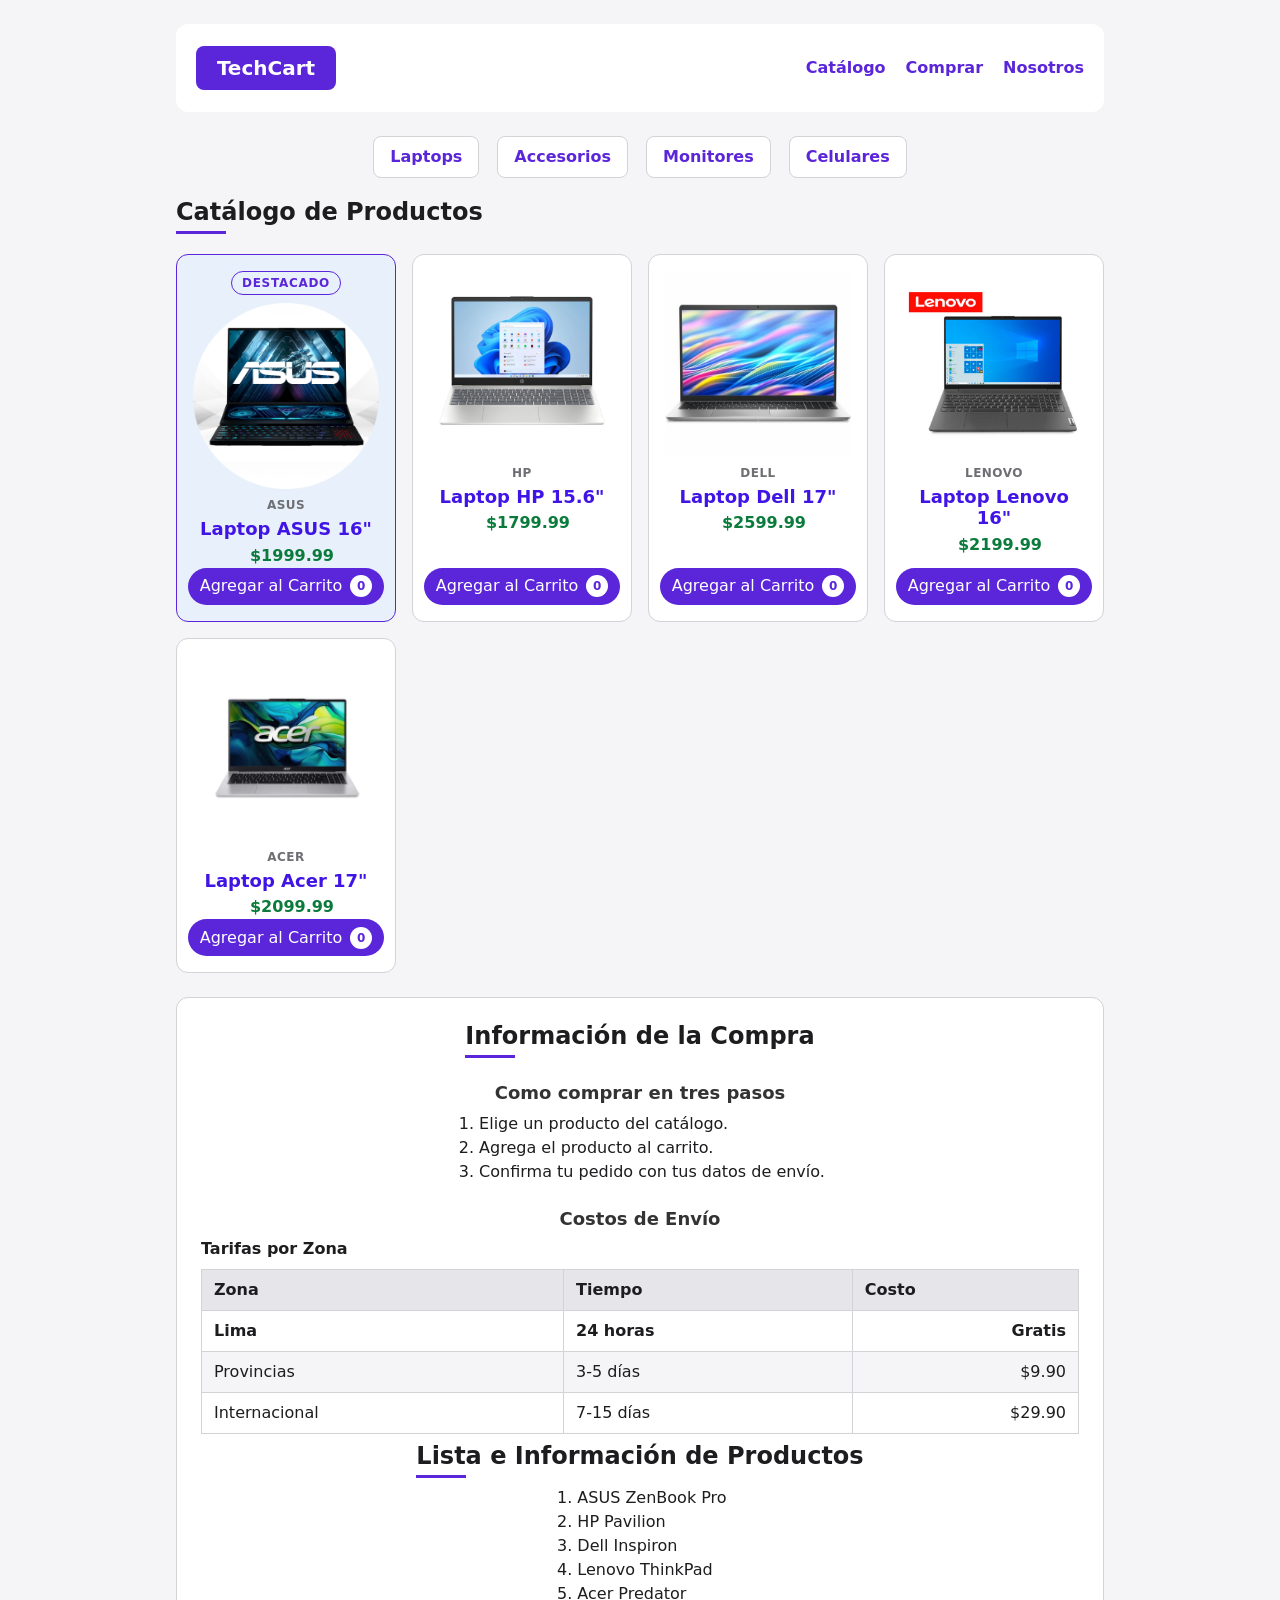
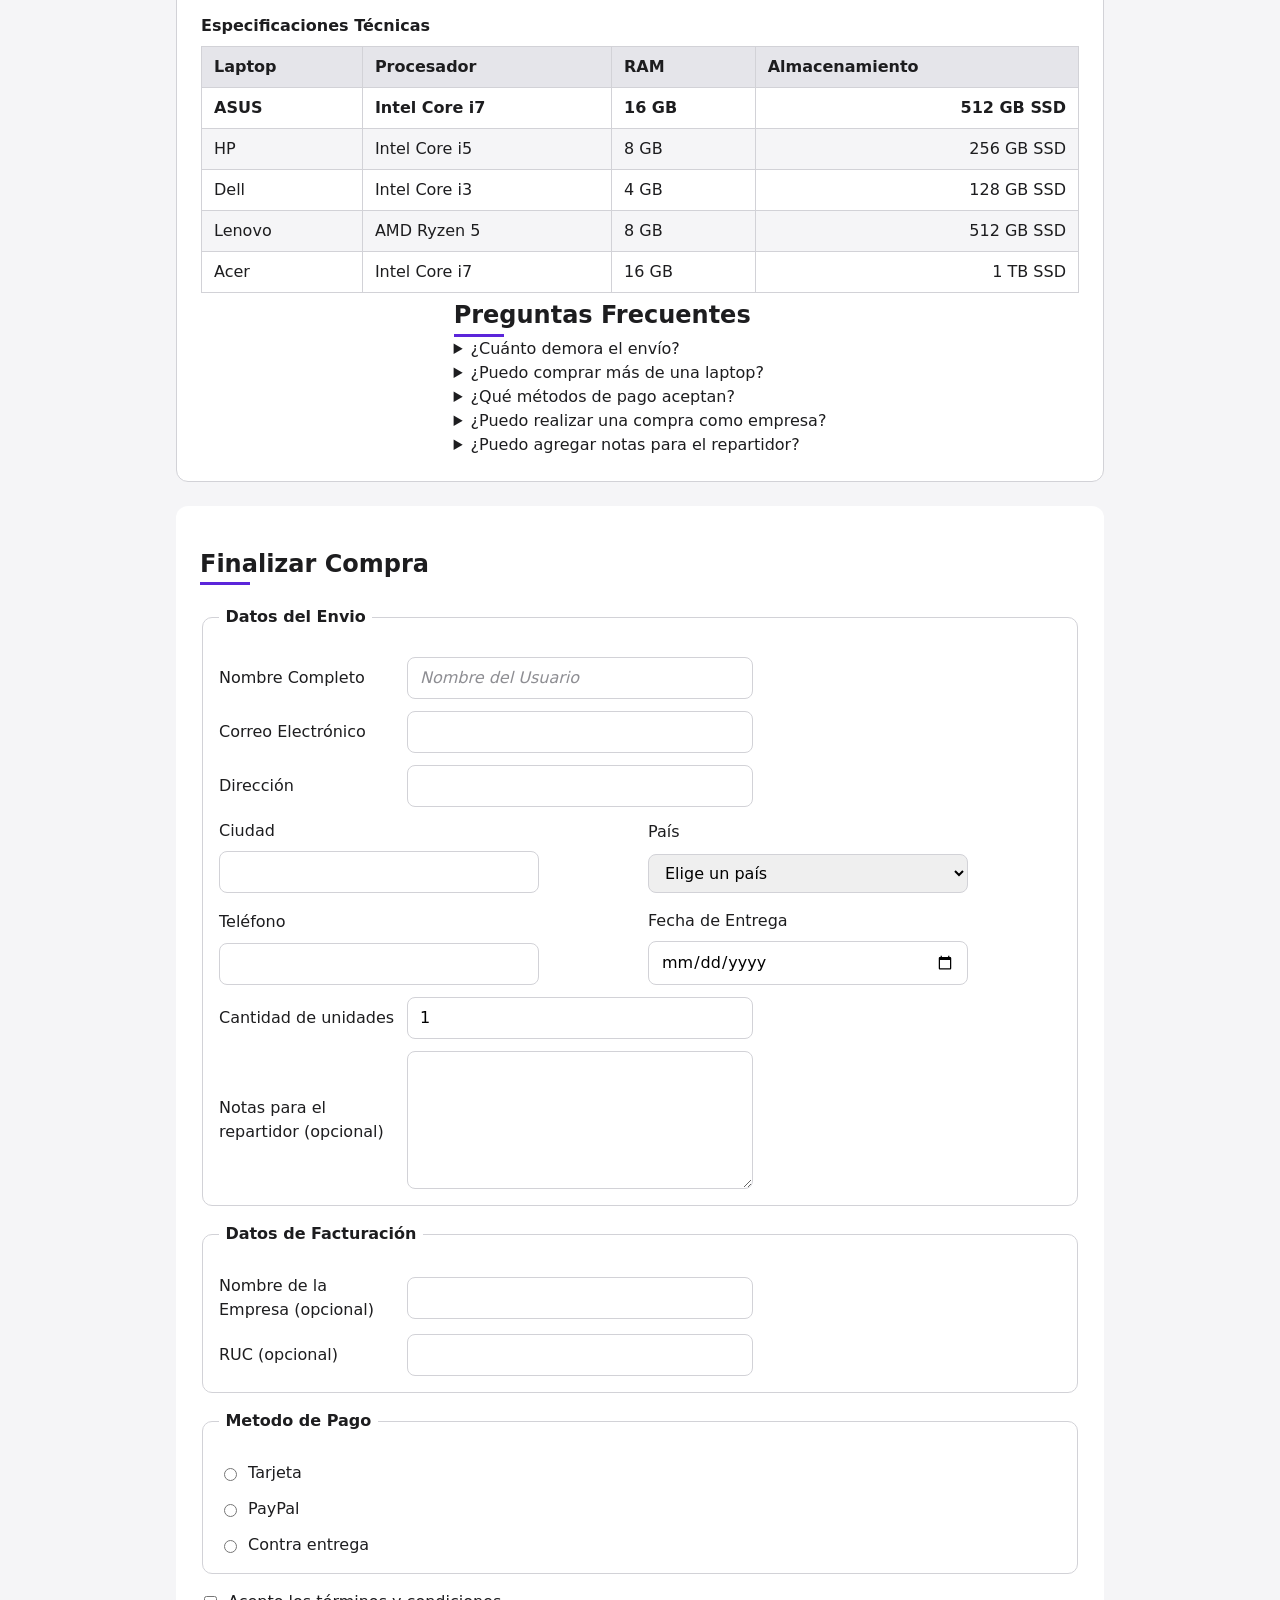
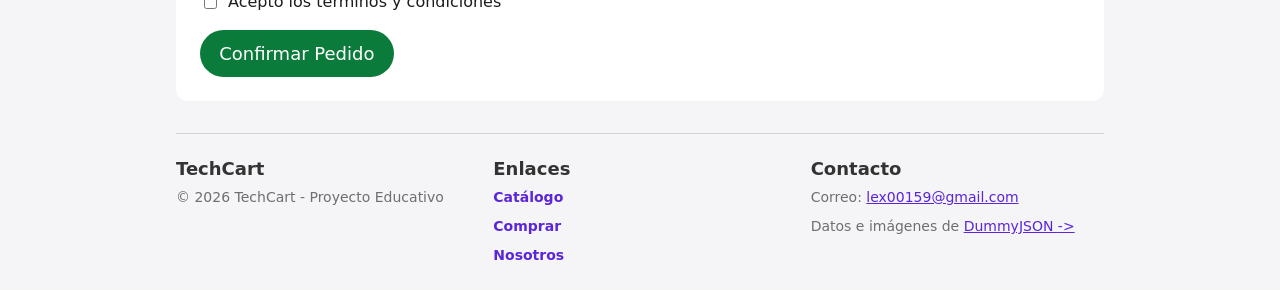
<file: index.html>
<!doctype html>
<html lang="en">
  <head>
    <meta charset="UTF-8" />
    <meta name="viewport" content="width=device-width, initial-scale=1.0" />
    <title>TechCart - Tienda Electrónica</title>
    <link rel="stylesheet" href="css/styles.css" />
  </head>
  <body>
    <!-- ENCABEZADO -->
    <header>
      <h1>TechCart</h1>
      <nav aria-label="Principal">
        <ul>
          <li><a href="#catalogo">Catálogo</a></li>
          <li><a href="#compra">Comprar</a></li>
          <li><a href="nosotros.html">Nosotros</a></li>
        </ul>
      </nav>
    </header>
    <!-- CONTENIDO PRINCIPAL -->
    <main>
      <section id="catalogo">
        <nav class="categorias" aria-label="Categorías de productos">
          <ul>
            <li><a href="#catalogo">Laptops</a></li>
            <li><a href="#catalogo">Accesorios</a></li>
            <li><a href="#catalogo">Monitores</a></li>
            <li><a href="#catalogo">Celulares</a></li>
          </ul>
        </nav>
        <h2>Catálogo de Productos</h2>
        <div class="productos">
          <article class="destacado">
            <figure>
              <img
                src="img/laptop-asus.webp"
                alt="Laptop ASUS 16 pulgadas"
                width="200"
              />
              <figcaption>ASUS</figcaption>
            </figure>
            <h3 class="titulo-producto">Laptop ASUS 16"</h3>
            <p><strong>$1999.99</strong></p>
            <button type="button" class="btn-carrito">
              Agregar al Carrito
              <span class="contador">0</span>
            </button>
          </article>
          <article>
            <figure>
              <img
                src="img/laptop-hp.jpg"
                alt="Laptop HP 15.6 pulgadas"
                width="200"
              />
              <figcaption>HP</figcaption>
            </figure>
            <h3 class="titulo-producto">Laptop HP 15.6"</h3>
            <p><strong>$1799.99</strong></p>
            <button type="button" class="btn-carrito">
              Agregar al Carrito
              <span class="contador">0</span>
            </button>
          </article>
          <article>
            <figure>
              <img
                src="img/laptop-dell.jpg"
                alt="Laptop Dell 17 pulgadas"
                width="200"
              />
              <figcaption>Dell</figcaption>
            </figure>
            <h3 class="titulo-producto">Laptop Dell 17"</h3>
            <p><strong>$2599.99</strong></p>
            <button type="button" class="btn-carrito">
              Agregar al Carrito
              <span class="contador">0</span>
            </button>
          </article>
          <article>
            <figure>
              <img
                src="img/laptop-lenovo.jfif"
                alt="Laptop Lenovo 16 pulgadas"
                width="200"
              />
              <figcaption>Lenovo</figcaption>
            </figure>
            <h3 class="titulo-producto">Laptop Lenovo 16"</h3>
            <p><strong>$2199.99</strong></p>
            <button type="button" class="btn-carrito">
              Agregar al Carrito
              <span class="contador">0</span>
            </button>
          </article>
          <article>
            <figure>
              <img
                src="img/laptop-acer.webp"
                alt="Laptop Acer 17 pulgadas"
                width="200"
              />
              <figcaption>Acer</figcaption>
            </figure>
            <h3 class="titulo-producto">Laptop Acer 17"</h3>
            <p><strong>$2099.99</strong></p>
            <button type="button" class="btn-carrito">
              Agregar al Carrito
              <span class="contador">0</span>
            </button>
          </article>
        </div>
      </section>
      <aside>
        <h2>Información de la Compra</h2>
        <h3>Como comprar en tres pasos</h3>
        <ol>
          <li>Elige un producto del catálogo.</li>
          <li>Agrega el producto al carrito.</li>
          <li>Confirma tu pedido con tus datos de envío.</li>
        </ol>

        <h3>Costos de Envío</h3>
        <table>
          <caption>
            Tarifas por Zona
          </caption>
          <thead>
            <tr>
              <th>Zona</th>
              <th>Tiempo</th>
              <th>Costo</th>
            </tr>
          </thead>
          <tbody>
            <tr>
              <td>Lima</td>
              <td>24 horas</td>
              <td>Gratis</td>
            </tr>
            <tr>
              <td>Provincias</td>
              <td>3-5 días</td>
              <td>$9.90</td>
            </tr>
            <tr>
              <td>Internacional</td>
              <td>7-15 días</td>
              <td>$29.90</td>
            </tr>
          </tbody>
        </table>
        <h2>Lista e Información de Productos</h2>
        <ol>
          <li>ASUS ZenBook Pro</li>
          <li>HP Pavilion</li>
          <li>Dell Inspiron</li>
          <li>Lenovo ThinkPad</li>
          <li>Acer Predator</li>
        </ol>
        <table>
          <caption>
            Especificaciones Técnicas
          </caption>
          <thead>
            <tr>
              <th>Laptop</th>
              <th>Procesador</th>
              <th>RAM</th>
              <th>Almacenamiento</th>
            </tr>
          </thead>
          <tbody>
            <tr>
              <td>ASUS</td>
              <td>Intel Core i7</td>
              <td>16 GB</td>
              <td>512 GB SSD</td>
            </tr>
            <tr>
              <td>HP</td>
              <td>Intel Core i5</td>
              <td>8 GB</td>
              <td>256 GB SSD</td>
            </tr>
            <tr>
              <td>Dell</td>
              <td>Intel Core i3</td>
              <td>4 GB</td>
              <td>128 GB SSD</td>
            </tr>
            <tr>
              <td>Lenovo</td>
              <td>AMD Ryzen 5</td>
              <td>8 GB</td>
              <td>512 GB SSD</td>
            </tr>
            <tr>
              <td>Acer</td>
              <td>Intel Core i7</td>
              <td>16 GB</td>
              <td>1 TB SSD</td>
            </tr>
          </tbody>
        </table>
        <section>
          <h2>Preguntas Frecuentes</h2>

          <details>
            <summary>¿Cuánto demora el envío?</summary>
            <p>
              Los envíos en Lima pueden demorar aproximadamente 24 horas. Para
              provincias, el tiempo estimado es de 3 a 5 días.
            </p>
          </details>

          <details>
            <summary>¿Puedo comprar más de una laptop?</summary>
            <p>
              Sí. Puedes seleccionar una cantidad de hasta 10 unidades en el
              formulario de compra.
            </p>
          </details>

          <details>
            <summary>¿Qué métodos de pago aceptan?</summary>
            <p>
              Actualmente aceptamos pagos con tarjeta, PayPal y contra entrega.
            </p>
          </details>

          <details>
            <summary>¿Puedo realizar una compra como empresa?</summary>
            <p>
              Sí. Puedes ingresar opcionalmente el nombre de tu empresa y un RUC
              válido de 11 dígitos en la sección de facturación.
            </p>
          </details>

          <details>
            <summary>¿Puedo agregar notas para el repartidor?</summary>
            <p>
              Sí. El formulario incluye un campo opcional para escribir
              instrucciones o notas para el repartidor.
            </p>
          </details>
        </section>
      </aside>
      <section id="compra">
        <h2>Finalizar Compra</h2>
        <form>
          <fieldset>
            <legend>Datos del Envio</legend>
            <p>
              <label for="nombre">Nombre Completo</label><br />
              <input
                type="text"
                id="nombre"
                name="nombre"
                required
                minlength="3"
                autocomplete="name"
                placeholder="Nombre del Usuario"
              />
            </p>
            <p>
              <label for="email">Correo Electrónico</label><br />
              <input
                type="email"
                id="email"
                name="email"
                required
                autocomplete="email"
              />
            </p>
            <p>
              <label for="direccion">Dirección</label><br />
              <input
                type="text"
                id="direccion"
                name="direccion"
                required
                minlength="5"
                autocomplete="address-line1"
              />
            </p>
            <div class="fila-datos">
              <p>
                <label for="ciudad">Ciudad</label><br />
                <input
                  type="text"
                  id="ciudad"
                  name="ciudad"
                  list="ciudades"
                  required
                  autocomplete="address-level2"
                />
                <datalist id="ciudades">
                  <option value="Lima"></option>
                  <option value="Bogota"></option>
                  <option value="Arequipa"></option>
                  <option value="Cusco"></option>
                  <option value="Ciudad de México"></option>
                  <option value="Buenos Aires"></option>
                  <option value="Madrid"></option>
                </datalist>
              </p>
              <p>
                <label for="pais">País</label><br />
                <select id="pais" name="pais" required>
                  <option value="">Elige un país</option>

                  <optgroup label="Sudamérica">
                    <option value="pe">Perú</option>
                    <option value="co">Colombia</option>
                    <option value="ar">Argentina</option>
                  </optgroup>

                  <optgroup label="Norteamérica">
                    <option value="mx">México</option>
                  </optgroup>

                  <optgroup label="Europa">
                    <option value="es">España</option>
                  </optgroup>
                </select>
              </p>

              <p>
                <label for="telefono">Teléfono</label><br />
                <input
                  type="tel"
                  id="telefono"
                  name="telefono"
                  required
                  pattern="[0-9]{7,}"
                  title="Solo numeros, mínimo 7 dígitos"
                  autocomplete="tel"
                />
              </p>
              <p>
                <label for="fecha">Fecha de Entrega</label><br />
                <input type="date" id="fecha" name="fecha" required />
              </p>
            </div>
            <p>
              <label for="cantidad">Cantidad de unidades</label><br />
              <input
                type="number"
                id="cantidad"
                name="cantidad"
                required
                min="1"
                max="10"
                step="1"
                value="1"
              />
            </p>
            <p>
              <label for="notas">Notas para el repartidor (opcional)</label
              ><br />
              <textarea
                id="notas"
                name="notas"
                rows="5"
                maxlength="200"
              ></textarea>
            </p>
          </fieldset>
          <fieldset>
            <legend>Datos de Facturación</legend>

            <p>
              <label for="nombre-empresa">Nombre de la Empresa (opcional)</label
              ><br />
              <input
                type="text"
                id="nombre-empresa"
                name="nombre-empresa"
                autocomplete="organization"
              />
            </p>

            <p>
              <label for="ruc">RUC (opcional)</label><br />
              <input
                type="text"
                id="ruc"
                name="ruc"
                pattern="[0-9]{11}"
                title="El RUC debe tener exactamente 11 dígitos"
                inputmode="numeric"
              />
            </p>
          </fieldset>

          <fieldset>
            <legend>Metodo de Pago</legend>
            <p>
              <input
                type="radio"
                id="pago-tarjeta"
                name="pago"
                required
                value="tarjeta"
              />
              <label for="pago-tarjeta">Tarjeta</label>
            </p>
            <p>
              <input
                type="radio"
                id="pago-paypal"
                name="pago"
                required
                value="paypal"
              />
              <label for="pago-paypal">PayPal</label>
            </p>
            <p>
              <input
                type="radio"
                id="pago-contra"
                name="pago"
                required
                value="contraentrega"
              />
              <label for="pago-contra">Contra entrega</label>
            </p>
          </fieldset>
          <p>
            <input type="checkbox" id="terminos" name="terminos" required />
            <label for="terminos">Acepto los términos y condiciones</label>
          </p>
          <button type="submit">Confirmar Pedido</button>
        </form>
      </section>
    </main>
    
<!-- PIE DE PÁGINA -->
<footer class="pie-tienda">
  <div class="columna-footer">
    <h3>TechCart</h3>
    <p>&copy; 2026 TechCart - Proyecto Educativo</p>
  </div>

  <div class="columna-footer">
    <h3>Enlaces</h3>
    <nav aria-label="Enlaces del pie de página">
      <ul>
        <li><a href="#catalogo">Catálogo</a></li>
        <li><a href="#compra">Comprar</a></li>
        <li><a href="nosotros.html">Nosotros</a></li>
      </ul>
    </nav>
  </div>

  <div class="columna-footer">
    <h3>Contacto</h3>
    <address>
      Correo:
      <a href="mailto:lex00159@gmail.com">
        lex00159@gmail.com
      </a>
    </address>

    <p>
      Datos e imágenes de
      <a href="https://dummyjson.com"
         target="_blank"
         rel="noopener">
        DummyJSON
      </a>
    </p>
  </div>
</footer>
</file>
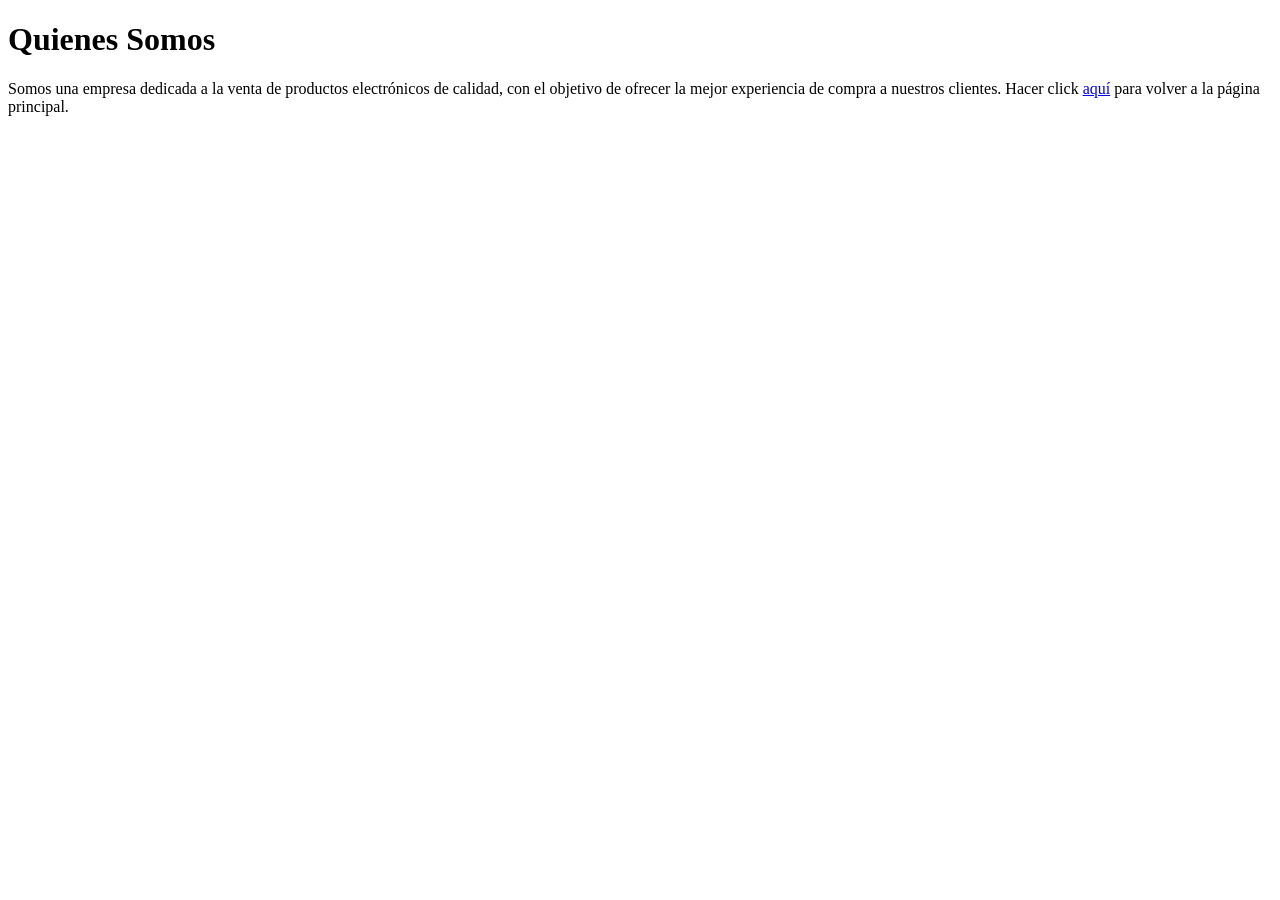
<file: nosotros.html>
<!DOCTYPE html>
<html lang="en">
<head>
    <meta charset="UTF-8">
    <meta name="viewport" content="width=device-width, initial-scale=1.0">
    <title>Nosotros - TechCart</title>
</head>
<body>
    <header>
        <h1>Quienes Somos</h1>
        <p>Somos una empresa dedicada a la venta de productos 
            electrónicos de calidad, con el objetivo de ofrecer 
            la mejor experiencia de compra a nuestros clientes.
            Hacer click <a href="index.html">aquí</a> para volver a la página principal.
        </p>
    </header>
</body>
</html>
</file>
<file: css/styles.css>
/*Tipo*/
header {
    display: flex;
    flex-flow: row wrap;
    justify-content: space-between;
    gap: 16px;
    align-items: center;
    background-color: #fff;
    padding: 1rem 1.25rem;
    border-radius: 12px;
    margin-bottom: 1.5rem;
    margin-top: 1.5rem;
}

header h1 {
    display: flex;
    justify-content: center;
    align-items: center;
    width: 140px;
    height: 44px;
    background-color: #5b25da;
    color: #fff;
    border-radius: 8px;
    font-size: 20px;
    margin: 0;
}

aside {
    display: flex;
    flex-direction: column;
    align-items: center;
    gap: 8px;
    background-color: #fff;
    border: 1px solid #d2d2d7;
    border-radius: 12px;
    padding: 1.5rem;
    margin: 1.5rem 0;
}
aside h2,aside h3, aside ol {
    margin: 0;
}
aside h3{
    margin-top: 16px;
}
aside ol{ 
    padding-left: 1.5rem;
}
table {
    width: 100%;
    border-collapse: collapse;
}
caption {
    text-align: left;
    font-weight: 600;
    margin-bottom: 0.5rem;
}

th, td {
    padding: 0.5rem 0.75rem;
    border: 1px solid #d2d2d7;
    text-align: left;
}
th {
    background-color: #e5e5ea;
}

td:last-child {
    text-align: right;
}

tbody tr:first-child {
    font-weight: 700;
    
}

body {
    font-family: system-ui, -apple-system, "Segoe UI", Roboto, sans-serif;
    line-height: 1.5;
    color: #1d1d1f;
    background-color: #f5f5f7;
    box-sizing: border-box;
    max-width: 960px;
    margin: 0 auto;
    padding: 0 1rem;
}

h1 {
    color: #5b25da;
    font-size: 2rem;
}

h2{
    font-size: 1.5rem;
}
h2::after {
    content: "";
    display: block;
    width: 3ch;
    height: 3px;
    background-color: #5b25da;
    margin-top: 0.25rem;
}

h3{
    font-size: 1.125rem;
    color: #333;
}
.titulo-producto {
    color: rgb(13, 150, 138);
}
#catalogo h3 {
    color: rgb(65, 20, 230);
}

h1, h2, h3 {
    line-height: 1.2;
}

figcaption {
    font-size: 0.75rem;
    font-weight: 600;
    color: rgb(110, 110, 115);
    text-transform: uppercase;
    letter-spacing: 0.04em;
}

article {
    /* 0: no crece, 0: no se encoge, 200px de base */
    /*flex: 0 0 200px;*/
    display: flex;
    flex-direction: column;
    text-align: center;
    background-color: #fff;
    border: 1px solid #d2d2d7;
    border-radius: 12px;
    padding: 1rem;
    transition: transform 0.2s ease, box-shadow 0.2s ease;
}
article:not(.destacado):hover {
    transform: translateY(-4px);
    box-shadow: 0 10px 24px rgba(0, 0, 0, 0.12);
}

article img {
    max-width: 100%;
    height: auto;
}
article button {
    margin-top: auto;
    align-self: center;
}
article h3 {
    margin: 0.25rem 0;
}

article p {
    margin: 0 0 0 0.75rem;
}

a {
    color: #5b25da;
}

strong {
    color: hsl(146, 85%, 26%);
}

button {
    background-color: #5b25da;
    color: #fff;
    cursor: pointer;
    border: 0;
    border-radius: 999px;
    padding: 0.6rem 1.2rem;
}
/* Clase*/
.destacado{
    background-color: #e8f1fb;
    border-color: #5b25da;
}
/* ID*/
#compra {
    background-color: #fff;
    border-radius: 12px;
    padding: 1.5rem;
}
#compra p{
    display: flex;
    flex-direction: row;
    gap: 8px;
    align-items: center;
    flex-wrap: wrap;
}
#compra br{
    display: none;
}
#compra fieldset label{
    flex: 0 0 180px;
}
#compra input, #compra select, #compra textarea {
    flex: 0 1 320px;
    min-width: 0;
    padding: 0.5rem 0.75rem;
    border: 1px solid #d2d2d7;
    border-radius: 8px;
}

fieldset {
    border: 1px solid #d2d2d7;
    border-radius: 10px;
    padding: 1rem;
    margin-bottom: 1rem;
}
fieldset p {
    margin: 0.75rem 0;
}
fieldset p:last-child {
    margin-bottom: 0;
}
legend {
    font-weight: 600;
    padding: 0 0.4rem;
}

#compra input[type="radio"], #compra input[type="checkbox"] {
    flex: 0 0 auto;
}
#compra[type="radio"] + label, #compra[type="checkbox"] + label {
    margin-left: 0.35rem;
}

#compra textarea {
    resize: vertical;
}
#compra input:user-invalid, #compra select:user-invalid, #compra textarea:user-invalid {
    border-color: #c0392b;
}
/* Hijo directo */
nav > ul {
    list-style: none;
    padding: 0;
    display: flex;
    gap: 20px;
}

/*Descendiente*/
nav a {
    text-decoration: none;
    font-weight: 600;
} 
/* Atributo */
button[type="submit"] {
    background-color: hsl(146, 85%, 26%);
    font-size: 1.125rem;
}

/* Pseudo clase */
nav a:hover {
    text-decoration: underline;
}
button:hover {
    filter: brightness(1.2);
}
tbody tr:nth-child(even) {
    background-color: #f5f5f7;
}
tbody tr:hover {
    background-color: rgba(0, 102, 204, 0.08);
}
a:focus-visible, button:focus-visible, 
select:focus-visible, input:focus-visible, 
textarea:focus-visible {
    outline: 3px solid #5b25da;
    outline-offset: 2px;
}

::placeholder {
    color: #8e8e93;
    font-style: italic;
}
.destacado::before {
    content: "Destacado";
    align-self: center;
    display: inline-block;
    margin-bottom: 0.5rem;
    color: #5b25da;
    font-size: 0.75rem;
    font-weight: 700;
    text-transform: uppercase;
    letter-spacing: 0.06em;
    border: 1px solid #5b25da;
    border-radius: 999px;
    padding: 0.15rem 0.6rem;
    margin-bottom: 0.5rem;
}
a[target="_blank"]::after {
    content: " -> ";
}
/* herencia */
input, select, textarea, button {
    font: inherit;
}
/* esto es son mas estilos de TechCart*/
figure {
    margin: 0;
}

.productos {
    display: grid;
    grid-template-columns: repeat(auto-fill, minmax(200px, 1fr));
    flex-wrap: wrap;
    gap: 16px;
}

.categorias {
    display: flex;
    justify-content: center;
    margin: 1rem 0;
}

.categorias ul {
    display: flex;
    justify-content: center;
    flex-wrap: wrap;
    gap: 18px;
    list-style: none;
    padding: 0;
    margin: 0;
}

.categorias a {
    display: block;
    padding: 0.5rem 1rem;
    text-decoration: none;
    font-weight: 600;
    background-color: #fff;
    border: 1px solid #d2d2d7;
    border-radius: 8px;
}

.categorias a:hover {
    background-color: #e8f1fb;
}

.fila-datos {
    display: flex;
    flex-wrap: wrap;
    gap: 16px;
}

.fila-datos p {
    display: flex;
    flex: 1 1 300px;
    flex-direction: column;
    gap: 6px;
    margin: 0;
    min-width: 0;
}

.fila-datos input,
.fila-datos select {
    box-sizing: border-box;
    width: 100%;
    min-width: 0;
}

/* D1: Botón de carrito con contador */
.btn-carrito {
    display: inline-flex;
    align-items: center;
    justify-content: center;
    gap: 8px;
    padding: 0.4rem 0.75rem;
    white-space: nowrap;
}

.contador {
    display: inline-flex;
    align-items: center;
    justify-content: center;
    width: 22px;
    height: 22px;
    box-sizing: border-box;
    flex: 0 0 22px;
    border-radius: 50%;
    background-color: #fff;
    color: #5b25da;
    font-size: 0.75rem;
    font-weight: 700;
    line-height: 1;
}


/* D2: Pie de tienda en tres columnas */
.pie-tienda {
    display: flex;
    flex-wrap: wrap;
    align-items: flex-start;
    gap: 24px;
    margin-top: 2rem;
    padding: 1.5rem 0;
    border-top: 1px solid #d2d2d7;
    text-align: left;
    color: #6e6e73;
    font-size: 0.875rem;
}

.pie-tienda .columna-footer {
    display: flex;
    flex: 1 1 200px;
    flex-direction: column;
    align-items: flex-start;
    gap: 8px;
    min-width: 0;
}

.pie-tienda h3 {
    margin: 0;
    color: #333;
}

.pie-tienda p,
.pie-tienda address {
    margin: 0;
    overflow-wrap: anywhere;
}

.pie-tienda address {
    font-style: normal;
}

.pie-tienda ul {
    list-style: none;
    display: flex;
    flex-direction: column;
    gap: 8px;
    padding: 0;
    margin: 0;
}

.pie-tienda a {
    overflow-wrap: anywhere;
}
</file>
